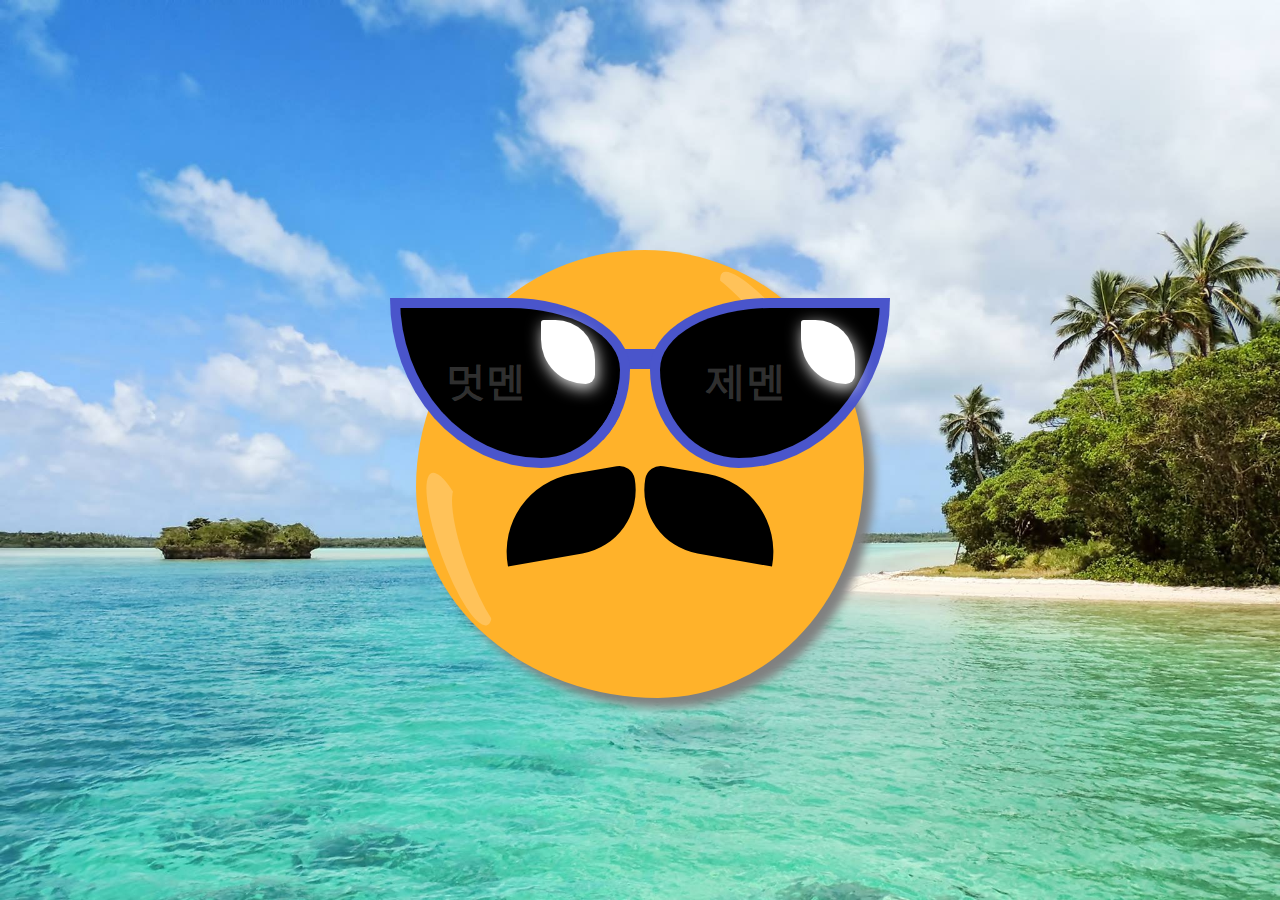
<file: index.html>
<!DOCTYPE html>
<html lang="ko">
    <head>
        <meta charset="UTF-8" />
        <meta http-equiv="X-UA-Compatible" content="IE=edge" />
        <meta name="viewport" content="width=device-width, initial-scale=1.0" />
        <title>캐릭터 만들기 대회</title>
        <link rel="stylesheet" href="./style.css" />
    </head>
    <body>
        <div class="frame">
            <div class="face"></div>
            <div class="sunglass">
                <div class="left">
                    <div class="shine"></div>
                    <div class="mut">멋멘</div>
                </div>
                <div class="right">
                    <div class="shine"></div>
                    <div class="je">제멘</div>
                </div>
                <div class="bar"></div>
            </div>
            <div class="mouth">
                <div class="beard-left"></div>
                <div class="beard-right"></div>
                <!-- <div class="beard-shine"></div> -->
            </div>
            <div class="face-shine-bottom"></div>
            <div class="face-shine-top"></div>
        </div>
    </body>
</html>
</file>
<file: style.css>
body,
div {
    margin: 0;
    padding: 0;
}

body {
    background-image: url(./beach.jpg);
    background-size: cover;
    background-repeat: no-repeat;
}

.frame {
    position: relative;
    left: 50%;
    transform: translate(-50%);
    width: 500px;
    height: 500px;
}
.face {
    margin: 250px auto;
    width: 448px;
    height: 448px;
    background-color: #ffb22a;
    border-radius: 51% 49% 46% 54% / 53% 49% 51% 47%;
    box-shadow: 10px 10px 10px grey;
}

.sunglass .left,
.sunglass .right {
    position: absolute;
    top: 48px;
    width: 220px;
    height: 150px;
    background-color: #000;
    border: 10px solid #4a55cb;
    z-index: 1;
}

.sunglass .left {
    left: 0;

    border-radius: 50% 50% 37% 63% / 0% 42% 58% 100%;
}

.sunglass .right {
    right: 0;

    border-radius: 50% 50% 63% 37% / 42% 0% 100% 58%;
}

.shine {
    position: absolute;
    top: 12px;
    right: 25px;
    width: 54px;
    height: 64px;
    background-color: #fff;
    border-radius: 6px 85px 20px 96px;
    box-shadow: 2px 5px 16px 0px #eee;
    box-sizing: border-box;
}

.mut,
.je {
    position: absolute;
    top: 46px;
    left: 46px;
    color: rgb(255, 255, 255, 0.2);
    font-size: 40px;
    font-weight: 900;

    animation: blink 3s infinite alternate;
}

.sunglass .bar {
    position: absolute;
    width: 40px;
    top: 99px;
    left: 50%;
    transform: translateX(-50%);
    border: 10px solid #4a55cb;
    z-index: 0;
}

/**/
.mouth {
    position: absolute;
    width: 280px;
    height: 100px;
    top: 45%;
    left: 50%;
    transform: translateX(-50%);
}

.beard-left,
.beard-right {
    width: 140px;
    height: 80px;
    background-color: #000;
}

.beard-left {
    float: left;
    transform: rotate(-10deg);
    border-radius: 81px 16px 66px 0;
}

.beard-right {
    float: right;
    transform: rotate(10deg);
    border-radius: 16px 81px 0 66px;
}

/**/
.face-shine-bottom {
    position: absolute;
    top: 230px;
    left: 76px;
    width: 38px;
    height: 162px;

    background-color: transparent;
    box-shadow: 20px 20px 0 0 #ffc259;
    border-radius: 50%;
    transform: rotate(160deg);

    animation: shine 2s infinite alternate;
}

.face-shine-top {
    position: absolute;
    top: 2px;
    right: 126px;
    width: 38px;
    height: 162px;

    background-color: transparent;
    box-shadow: 20px 20px 0 0 #ffc259;
    border-radius: 50%;
    transform: rotate(321deg);

    animation: shine 2s infinite alternate;
}

@keyframes blink {
    0% {
        transform: scale(1.1);
        color: rgb(255, 255, 255, 0.3);
    }

    50% {
        transform: scale(0.8);
        color: rgb(255, 255, 255, 0.1);
    }

    100% {
        transform: scale(1.1);
        color: rgb(255, 255, 255, 0.2);
    }
}

@keyframes shine {
    0% {
        box-shadow: 20px 20px 0 0 #ffca6d;
    }

    50% {
        box-shadow: 20px 20px 0 0 #fbb844;
    }

    100% {
        box-shadow: 20px 20px 0 0 #ffca6d;
    }
}
</file>
